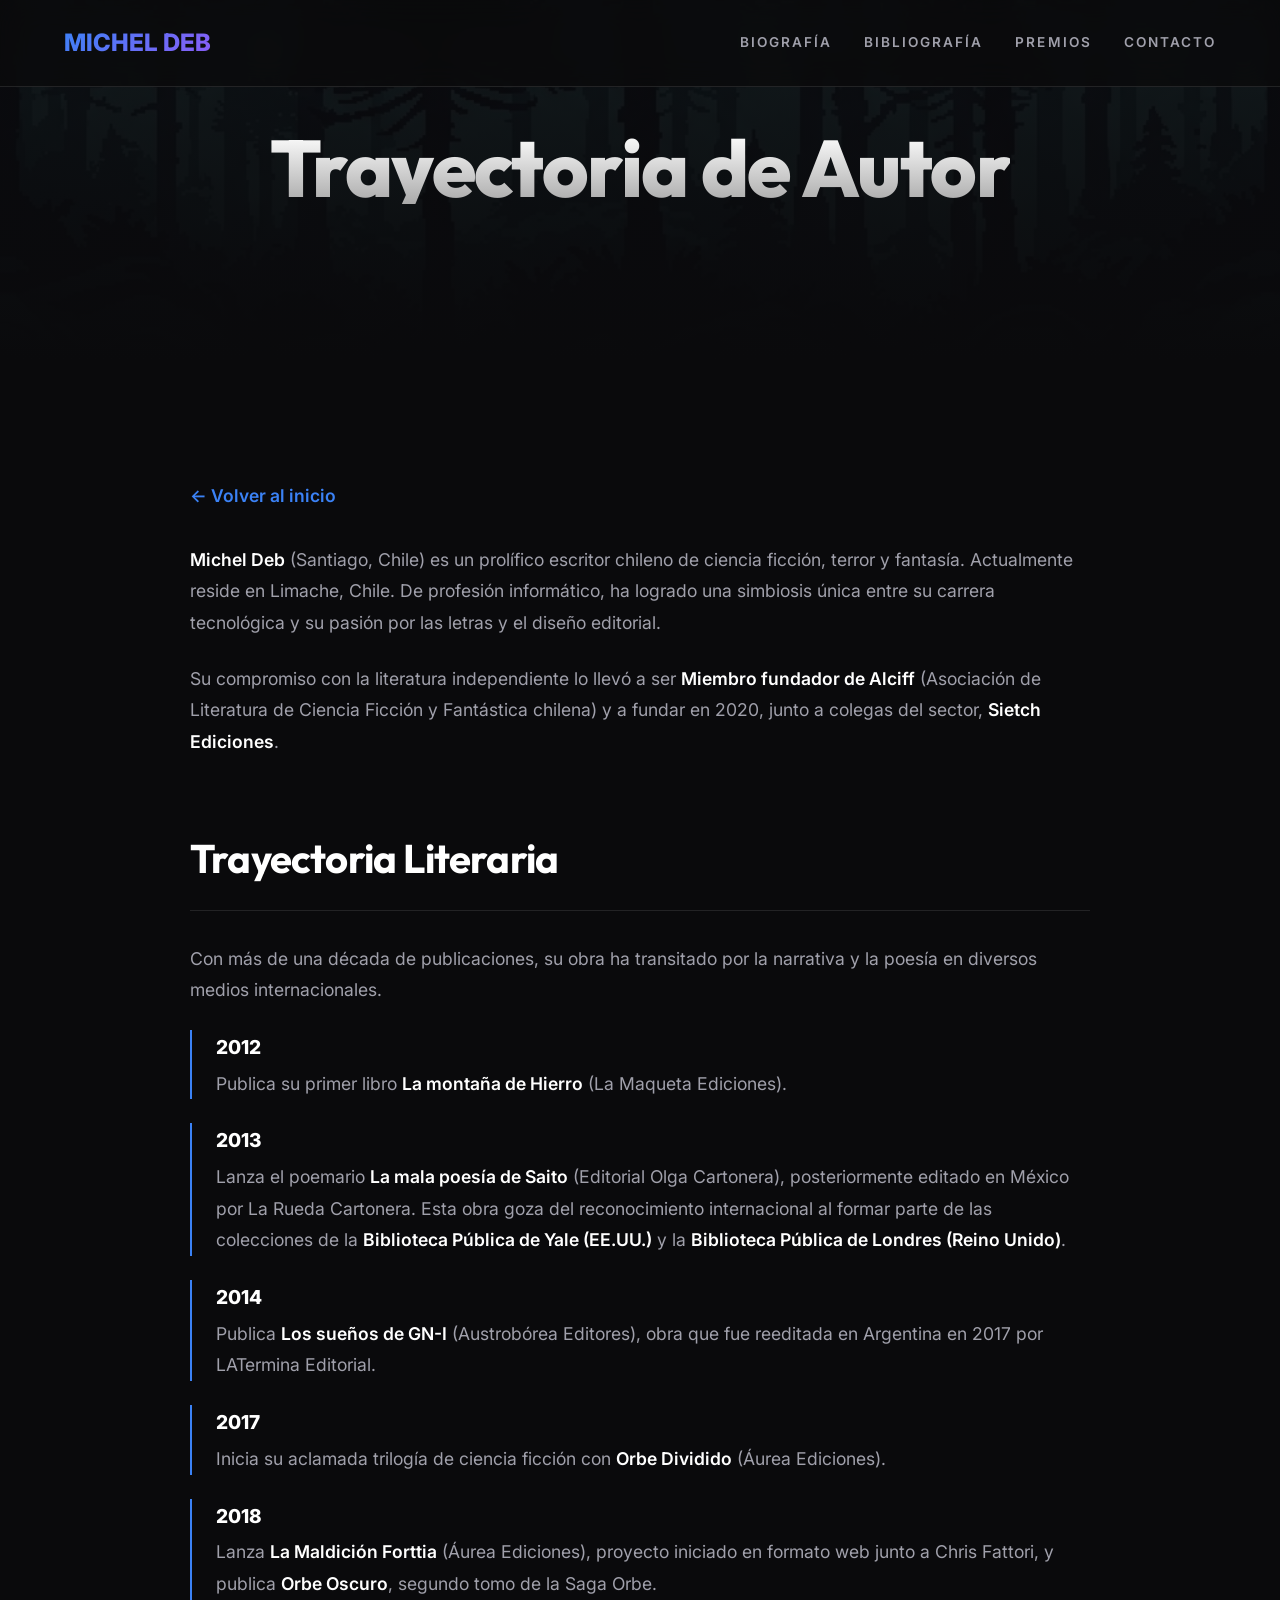
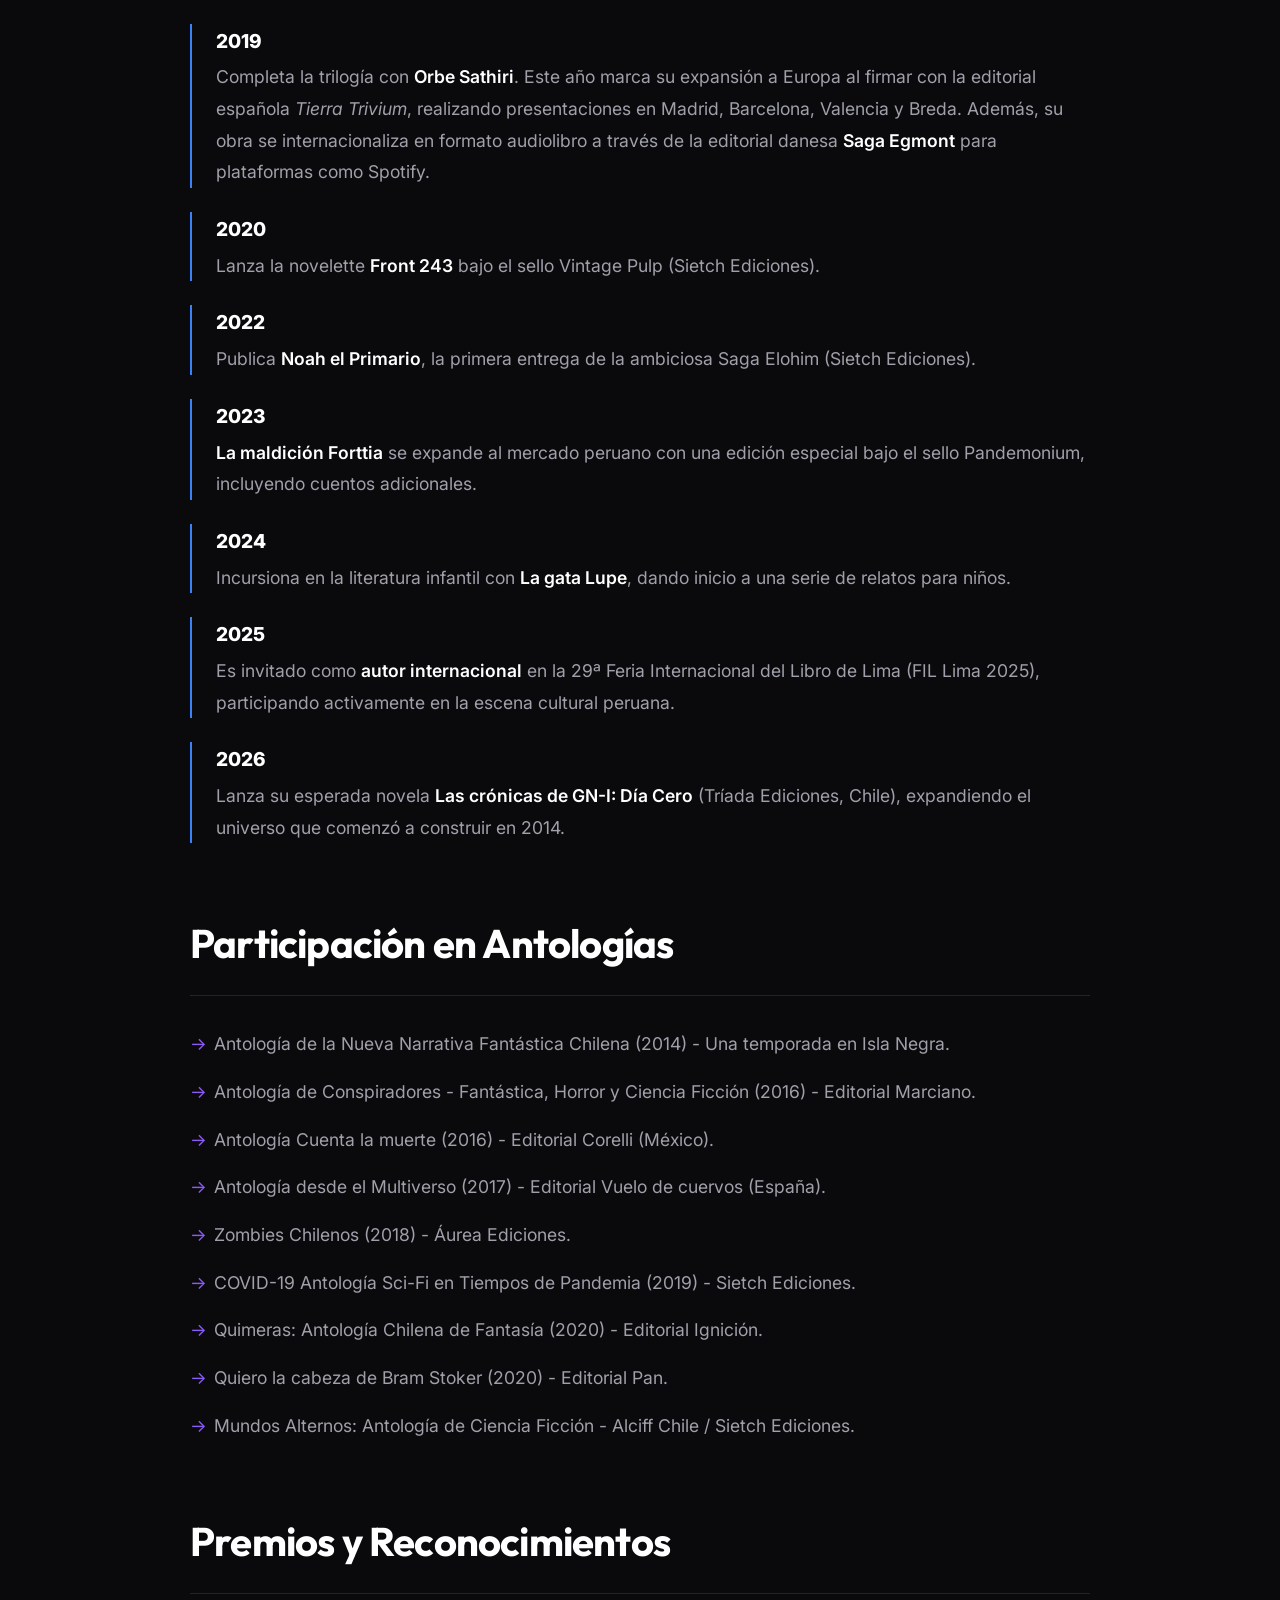
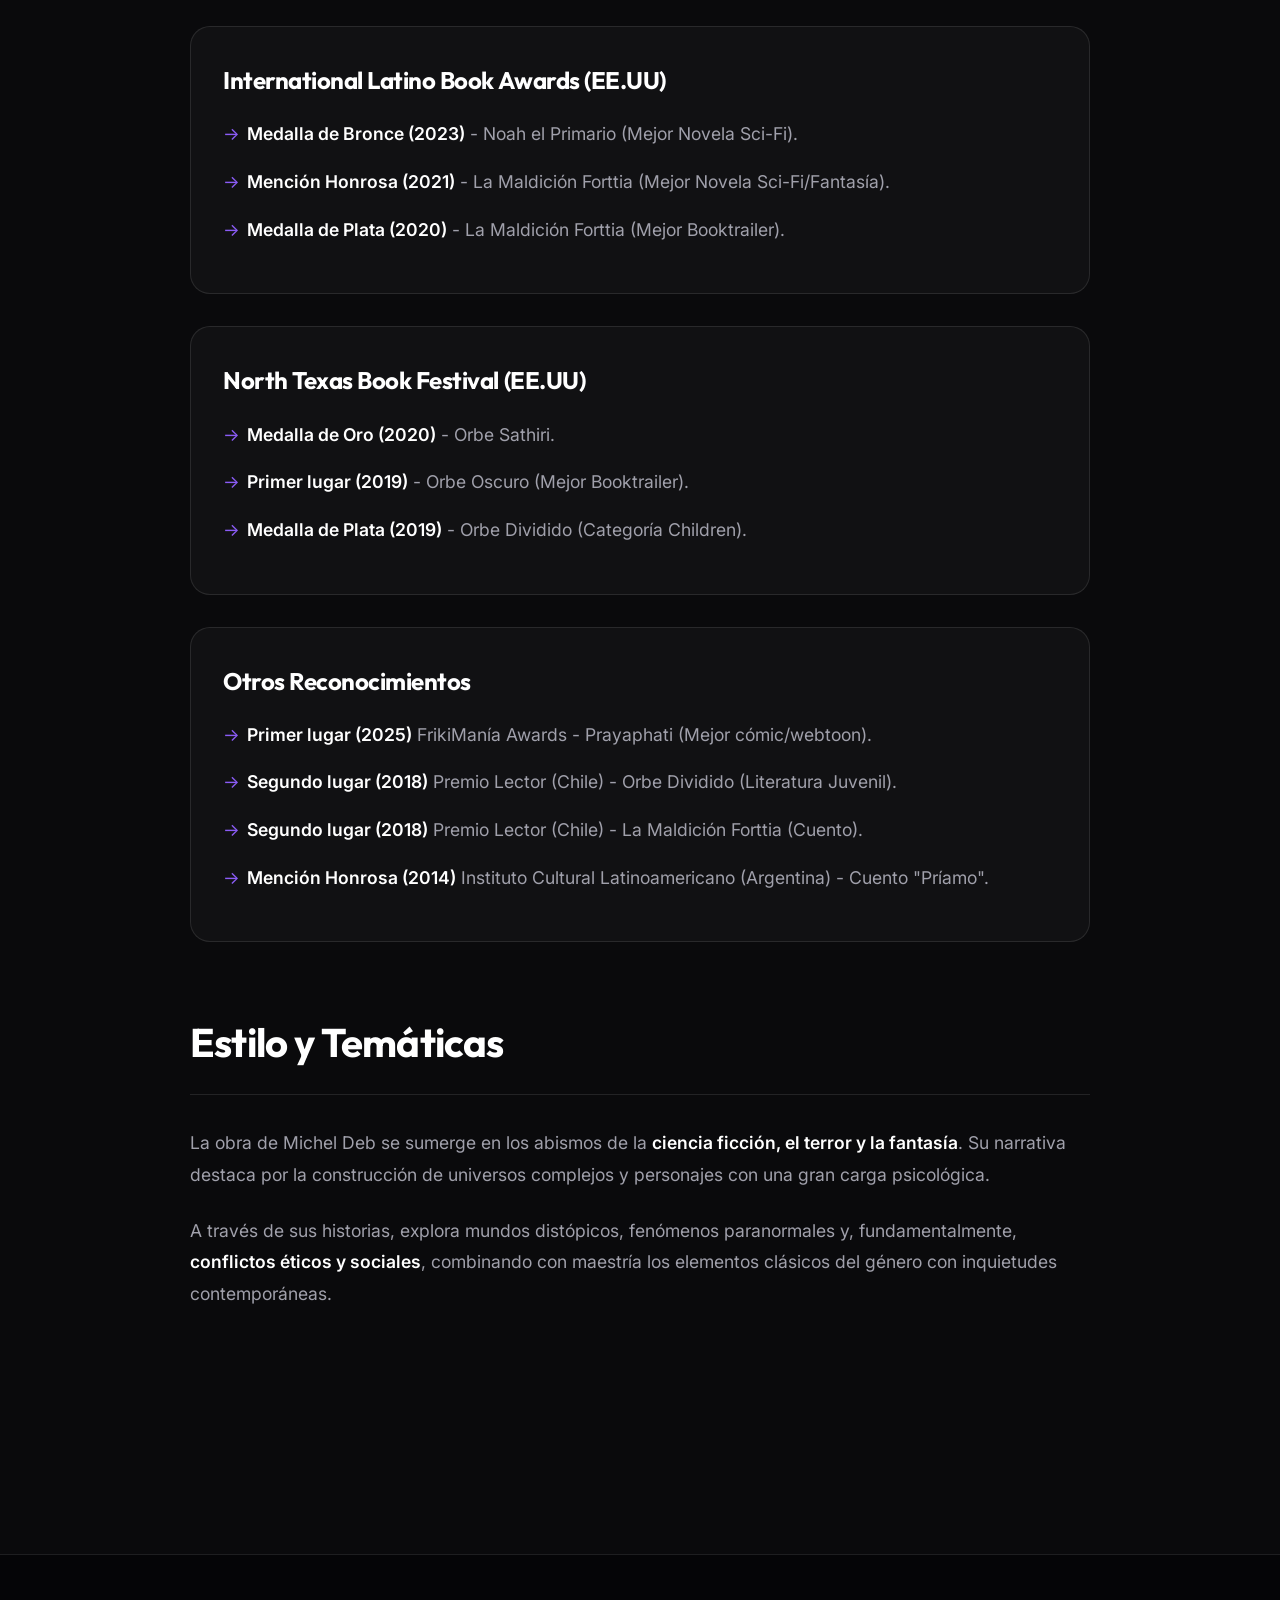
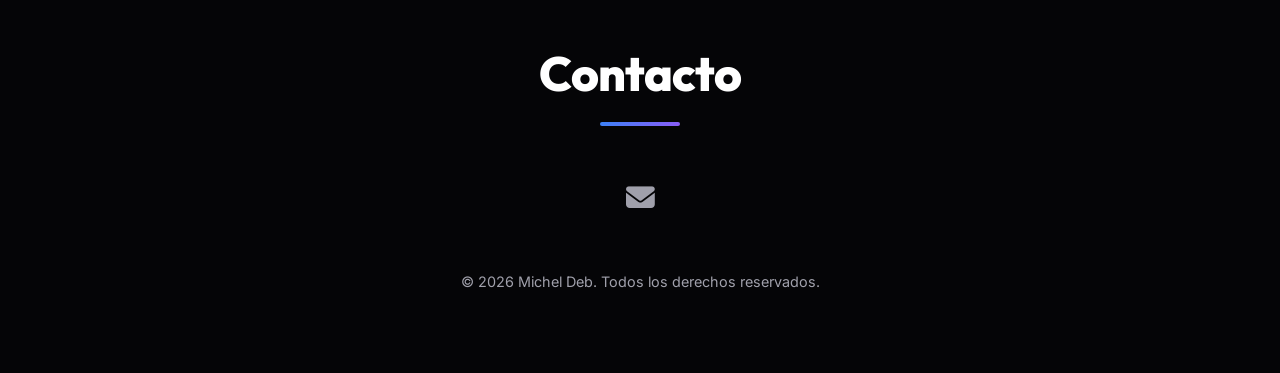
<file: biografia.html>
<!DOCTYPE html>
<html lang="es">
<head>
    <meta charset="UTF-8">
    <meta name="viewport" content="width=device-width, initial-scale=1.0">
    <title>Biografía Completa - Michel Deb</title>
    <meta name="description" content="Conoce la trayectoria literaria de Michel Deb, autor de la Saga Orbe, Noah el Primario y más. Premios internacionales y biografía detallada.">
    <link href="https://fonts.googleapis.com/css2?family=Inter:wght@400;600&family=Outfit:wght@700;800&display=swap" rel="stylesheet">
    <link rel="stylesheet" href="style.css">
    <style>
        .bio-page-hero {
            height: 40vh;
            display: flex;
            align-items: center;
            justify-content: center;
            text-align: center;
            background: linear-gradient(rgba(10, 10, 12, 0.8), rgba(10, 10, 12, 1)), url('img/hero-bg.jpg');
            background-size: cover;
            background-position: center;
            padding: 0 5%;
        }
        
        .full-bio-content {
            max-width: 900px;
            margin: 0 auto;
            font-size: 1.1rem;
            color: var(--text-muted);
            line-height: 1.8;
            padding-bottom: 100px;
        }

        .full-bio-content h2 {
            color: var(--text-light);
            font-size: 2.5rem;
            margin: 4rem 0 2rem;
            font-family: 'Outfit', sans-serif;
            border-bottom: 1px solid var(--card-border);
            padding-bottom: 1rem;
        }

        .full-bio-content h3 {
            color: var(--accent-primary);
            font-size: 1.5rem;
            margin: 2.5rem 0 1rem;
            font-family: 'Outfit', sans-serif;
        }

        .full-bio-content p {
            margin-bottom: 1.5rem;
        }

        .full-bio-content strong {
            color: var(--text-light);
            font-weight: 600;
        }

        .timeline-item {
            margin-bottom: 1.5rem;
            padding-left: 1.5rem;
            border-left: 2px solid var(--accent-primary);
            position: relative;
        }

        .timeline-year {
            font-weight: 800;
            color: var(--text-light);
            display: block;
            font-size: 1.2rem;
            margin-bottom: 0.2rem;
        }

        .list-unstyled {
            list-style: none;
            padding: 0;
        }

        .list-unstyled li {
            margin-bottom: 1rem;
            padding-left: 1.5rem;
            position: relative;
        }

        .list-unstyled li::before {
            content: '→';
            position: absolute;
            left: 0;
            color: var(--accent-secondary);
        }

        .back-link {
            display: inline-block;
            margin-bottom: 2rem;
            color: var(--accent-primary);
            text-decoration: none;
            font-weight: 600;
            transition: all 0.3s ease;
        }

        .back-link:hover {
            color: var(--text-light);
            transform: translateX(-5px);
        }

        .award-category {
            background: var(--card-bg);
            padding: 2rem;
            border-radius: 20px;
            margin-bottom: 2rem;
            border: 1px solid var(--card-border);
        }

        .award-category h3 {
            margin-top: 0;
            color: var(--text-light);
        }
    </style>
</head>
<body>
    <nav>
        <a href="index.html" class="logo">MICHEL DEB</a>
        <div class="nav-links">
            <a href="index.html#bio">Biografía</a>
            <a href="index.html#bibliografia">Bibliografía</a>
            <a href="index.html#premios">Premios</a>
            <a href="#contacto">Contacto</a>
        </div>
    </nav>

    <header class="bio-page-hero">
        <div class="hero-content">
            <h1 style="font-size: clamp(3rem, 8vw, 5rem);">Trayectoria de Autor</h1>
        </div>
    </header>

    <section>
        <div class="full-bio-content">
            <a href="index.html" class="back-link">← Volver al inicio</a>
            
            <p><strong>Michel Deb</strong> (Santiago, Chile) es un prolífico escritor chileno de ciencia ficción, terror y fantasía. Actualmente reside en Limache, Chile. De profesión informático, ha logrado una simbiosis única entre su carrera tecnológica y su pasión por las letras y el diseño editorial.</p>
            
            <p>Su compromiso con la literatura independiente lo llevó a ser <strong>Miembro fundador de Alciff</strong> (Asociación de Literatura de Ciencia Ficción y Fantástica chilena) y a fundar en 2020, junto a colegas del sector, <strong>Sietch Ediciones</strong>.</p>

            <h2>Trayectoria Literaria</h2>
            <p>Con más de una década de publicaciones, su obra ha transitado por la narrativa y la poesía en diversos medios internacionales.</p>

            <div class="timeline-item">
                <span class="timeline-year">2012</span>
                Publica su primer libro <strong>La montaña de Hierro</strong> (La Maqueta Ediciones).
            </div>

            <div class="timeline-item">
                <span class="timeline-year">2013</span>
                Lanza el poemario <strong>La mala poesía de Saito</strong> (Editorial Olga Cartonera), posteriormente editado en México por La Rueda Cartonera. Esta obra goza del reconocimiento internacional al formar parte de las colecciones de la <strong>Biblioteca Pública de Yale (EE.UU.)</strong> y la <strong>Biblioteca Pública de Londres (Reino Unido)</strong>.
            </div>

            <div class="timeline-item">
                <span class="timeline-year">2014</span>
                Publica <strong>Los sueños de GN-I</strong> (Austrobórea Editores), obra que fue reeditada en Argentina en 2017 por LATermina Editorial.
            </div>

            <div class="timeline-item">
                <span class="timeline-year">2017</span>
                Inicia su aclamada trilogía de ciencia ficción con <strong>Orbe Dividido</strong> (Áurea Ediciones).
            </div>

            <div class="timeline-item">
                <span class="timeline-year">2018</span>
                Lanza <strong>La Maldición Forttia</strong> (Áurea Ediciones), proyecto iniciado en formato web junto a Chris Fattori, y publica <strong>Orbe Oscuro</strong>, segundo tomo de la Saga Orbe.
            </div>

            <div class="timeline-item">
                <span class="timeline-year">2019</span>
                Completa la trilogía con <strong>Orbe Sathiri</strong>. Este año marca su expansión a Europa al firmar con la editorial española <em>Tierra Trivium</em>, realizando presentaciones en Madrid, Barcelona, Valencia y Breda. Además, su obra se internacionaliza en formato audiolibro a través de la editorial danesa <strong>Saga Egmont</strong> para plataformas como Spotify.
            </div>

            <div class="timeline-item">
                <span class="timeline-year">2020</span>
                Lanza la novelette <strong>Front 243</strong> bajo el sello Vintage Pulp (Sietch Ediciones).
            </div>

            <div class="timeline-item">
                <span class="timeline-year">2022</span>
                Publica <strong>Noah el Primario</strong>, la primera entrega de la ambiciosa Saga Elohim (Sietch Ediciones).
            </div>

            <div class="timeline-item">
                <span class="timeline-year">2023</span>
                <strong>La maldición Forttia</strong> se expande al mercado peruano con una edición especial bajo el sello Pandemonium, incluyendo cuentos adicionales.
            </div>

            <div class="timeline-item">
                <span class="timeline-year">2024</span>
                Incursiona en la literatura infantil con <strong>La gata Lupe</strong>, dando inicio a una serie de relatos para niños.
            </div>

            <div class="timeline-item">
                <span class="timeline-year">2025</span>
                Es invitado como <strong>autor internacional</strong> en la 29ª Feria Internacional del Libro de Lima (FIL Lima 2025), participando activamente en la escena cultural peruana.
            </div>

            <div class="timeline-item">
                <span class="timeline-year">2026</span>
                Lanza su esperada novela <strong>Las crónicas de GN-I: Día Cero</strong> (Tríada Ediciones, Chile), expandiendo el universo que comenzó a construir en 2014.
            </div>

            <h2>Participación en Antologías</h2>
            <ul class="list-unstyled">
                <li>Antología de la Nueva Narrativa Fantástica Chilena (2014) - Una temporada en Isla Negra.</li>
                <li>Antología de Conspiradores - Fantástica, Horror y Ciencia Ficción (2016) - Editorial Marciano.</li>
                <li>Antología Cuenta la muerte (2016) - Editorial Corelli (México).</li>
                <li>Antología desde el Multiverso (2017) - Editorial Vuelo de cuervos (España).</li>
                <li>Zombies Chilenos (2018) - Áurea Ediciones.</li>
                <li>COVID-19 Antología Sci-Fi en Tiempos de Pandemia (2019) - Sietch Ediciones.</li>
                <li>Quimeras: Antología Chilena de Fantasía (2020) - Editorial Ignición.</li>
                <li>Quiero la cabeza de Bram Stoker (2020) - Editorial Pan.</li>
                <li>Mundos Alternos: Antología de Ciencia Ficción - Alciff Chile / Sietch Ediciones.</li>
            </ul>

            <h2>Premios y Reconocimientos</h2>
            
            <div class="award-category">
                <h3>International Latino Book Awards (EE.UU)</h3>
                <ul class="list-unstyled">
                    <li><strong>Medalla de Bronce (2023)</strong> - Noah el Primario (Mejor Novela Sci-Fi).</li>
                    <li><strong>Mención Honrosa (2021)</strong> - La Maldición Forttia (Mejor Novela Sci-Fi/Fantasía).</li>
                    <li><strong>Medalla de Plata (2020)</strong> - La Maldición Forttia (Mejor Booktrailer).</li>
                </ul>
            </div>

            <div class="award-category">
                <h3>North Texas Book Festival (EE.UU)</h3>
                <ul class="list-unstyled">
                    <li><strong>Medalla de Oro (2020)</strong> - Orbe Sathiri.</li>
                    <li><strong>Primer lugar (2019)</strong> - Orbe Oscuro (Mejor Booktrailer).</li>
                    <li><strong>Medalla de Plata (2019)</strong> - Orbe Dividido (Categoría Children).</li>
                </ul>
            </div>

            <div class="award-category">
                <h3>Otros Reconocimientos</h3>
                <ul class="list-unstyled">
                    <li><strong>Primer lugar (2025)</strong> FrikiManía Awards - Prayaphati (Mejor cómic/webtoon).</li>
                    <li><strong>Segundo lugar (2018)</strong> Premio Lector (Chile) - Orbe Dividido (Literatura Juvenil).</li>
                    <li><strong>Segundo lugar (2018)</strong> Premio Lector (Chile) - La Maldición Forttia (Cuento).</li>
                    <li><strong>Mención Honrosa (2014)</strong> Instituto Cultural Latinoamericano (Argentina) - Cuento "Príamo".</li>
                </ul>
            </div>

            <h2>Estilo y Temáticas</h2>
            <p>La obra de Michel Deb se sumerge en los abismos de la <strong>ciencia ficción, el terror y la fantasía</strong>. Su narrativa destaca por la construcción de universos complejos y personajes con una gran carga psicológica.</p>
            <p>A través de sus historias, explora mundos distópicos, fenómenos paranormales y, fundamentalmente, <strong>conflictos éticos y sociales</strong>, combinando con maestría los elementos clásicos del género con inquietudes contemporáneas.</p>
        </div>
    </section>

    <footer id="contacto">
        <h2 class="section-title">Contacto</h2>
        <div class="social-links">
            <a href="mailto:micheldeb@gmail.com" title="Email"><i class="fa-solid fa-envelope"></i></a>
        </div>
        <p style="color: var(--text-muted); font-size: 0.9rem;">&copy; 2026 Michel Deb. Todos los derechos reservados.</p>
    </footer>

    <link rel="stylesheet" href="https://cdnjs.cloudflare.com/ajax/libs/font-awesome/6.4.0/css/all.min.css">
</body>
</html>
</file>
<file: style.css>
:root {
    --bg-dark: #0a0a0c;
    --text-light: #ffffff;
    --text-muted: #a0a0ab;
    --accent-primary: #3b82f6;
    --accent-secondary: #8b5cf6;
    --accent-gradient: linear-gradient(135deg, #3b82f6 0%, #8b5cf6 100%);
    --card-bg: rgba(255, 255, 255, 0.03);
    --card-border: rgba(255, 255, 255, 0.1);
    --gold: #ffd700;
    --silver: #c0c0c0;
    --bronze: #cd7f32;
}

/* Base Styles */
* {
    margin: 0;
    padding: 0;
    box-sizing: border-box;
}

html {
    scroll-behavior: smooth;
}

body {
    background-color: var(--bg-dark);
    color: var(--text-light);
    font-family: 'Inter', system-ui, -apple-system, sans-serif;
    line-height: 1.6;
    overflow-x: hidden;
}

/* Typography */
h1, h2, h3 {
    font-family: 'Outfit', sans-serif;
    letter-spacing: -0.02em;
}

/* Navigation */
nav {
    position: fixed;
    top: 0;
    width: 100%;
    padding: 1.5rem 5%;
    display: flex;
    justify-content: space-between;
    align-items: center;
    background: rgba(10, 10, 12, 0.8);
    backdrop-filter: blur(15px);
    z-index: 1000;
    border-bottom: 1px solid var(--card-border);
}

.logo {
    font-size: 1.5rem;
    font-weight: 800;
    background: var(--accent-gradient);
    -webkit-background-clip: text;
    -webkit-text-fill-color: transparent;
    text-decoration: none;
}

.nav-links {
    display: flex;
    gap: 2rem;
}

.nav-links a {
    color: var(--text-muted);
    text-decoration: none;
    font-size: 0.85rem;
    font-weight: 600;
    transition: all 0.3s ease;
    text-transform: uppercase;
    letter-spacing: 0.15em;
}

.nav-links a:hover {
    color: var(--text-light);
    text-shadow: 0 0 10px rgba(255,255,255,0.3);
}

/* Buttons */
.btn-primary {
    padding: 1rem 2.5rem;
    background: var(--accent-gradient);
    color: white;
    text-decoration: none;
    border-radius: 50px;
    font-weight: 700;
    transition: all 0.3s ease;
    display: inline-block;
    box-shadow: 0 10px 20px rgba(59, 130, 246, 0.3);
}

.btn-primary:hover {
    transform: translateY(-3px);
    box-shadow: 0 15px 30px rgba(59, 130, 246, 0.5);
}

.btn-secondary {
    padding: 1rem 2.5rem;
    border: 2px solid rgba(255,255,255,0.2);
    color: white;
    text-decoration: none;
    border-radius: 50px;
    font-weight: 700;
    transition: all 0.3s ease;
    display: inline-block;
}

.btn-secondary:hover {
    border-color: white;
    background: rgba(255,255,255,0.1);
    transform: translateY(-3px);
}

/* Hero Section */
.hero {
    height: 100vh;
    display: flex;
    align-items: center;
    justify-content: center;
    text-align: center;
    background: linear-gradient(rgba(10, 10, 12, 0.6), rgba(10, 10, 12, 0.9)), url('img/hero-bg.jpg');
    background-size: cover;
    background-position: center;
    padding: 0 5%;
    position: relative;
}

.hero-content h1 {
    font-size: clamp(3.5rem, 12vw, 7rem);
    line-height: 0.9;
    margin-bottom: 1.5rem;
    font-weight: 800;
    background: linear-gradient(to bottom, #fff 0%, #aaa 100%);
    -webkit-background-clip: text;
    -webkit-text-fill-color: transparent;
}

.hero-content p {
    font-size: 1.25rem;
    color: var(--text-muted);
    max-width: 700px;
    margin: 0 auto 3rem;
}

/* Section Common */
section {
    padding: 120px 10%;
}

.section-title {
    font-size: clamp(2rem, 5vw, 3rem);
    margin-bottom: 4rem;
    text-align: center;
    font-weight: 800;
    position: relative;
}

.section-title::after {
    content: '';
    position: absolute;
    bottom: -15px;
    left: 50%;
    transform: translateX(-50%);
    width: 80px;
    height: 4px;
    background: var(--accent-gradient);
    border-radius: 2px;
}

/* Bio Section */
.bio-grid {
    display: grid;
    grid-template-columns: 1fr 1.2fr;
    gap: 5rem;
    align-items: center;
}

.bio-image {
    position: relative;
    border-radius: 30px;
    overflow: hidden;
    box-shadow: 0 30px 60px rgba(0,0,0,0.8);
    border: 1px solid var(--card-border);
    transition: all 0.5s ease;
}

.bio-image::before {
    content: '';
    position: absolute;
    inset: 0;
    background: linear-gradient(to top, rgba(10, 10, 12, 0.4), transparent);
    z-index: 2;
    pointer-events: none;
}

.bio-image img {
    width: 100%;
    display: block;
    filter: contrast(1.1) brightness(1.1);
    transition: transform 0.8s cubic-bezier(0.4, 0, 0.2, 1), filter 0.5s ease;
}

.bio-image:hover {
    box-shadow: 0 0 40px rgba(59, 130, 246, 0.2);
    border-color: rgba(59, 130, 246, 0.4);
}

.bio-image:hover img {
    transform: scale(1.08);
    filter: contrast(1.2) brightness(1.15);
}

.bio-text p {
    margin-bottom: 2rem;
    font-size: 1.15rem;
    color: var(--text-muted);
    font-weight: 400;
}

.bio-text strong {
    color: var(--text-light);
    font-weight: 600;
}

/* Bibliography Grid */
.biblio-grid {
    display: grid;
    grid-template-columns: repeat(auto-fill, minmax(280px, 1fr));
    gap: 3rem;
}

.book-card {
    background: var(--card-bg);
    border: 1px solid var(--card-border);
    border-radius: 24px;
    padding: 1.5rem;
    transition: all 0.4s cubic-bezier(0.4, 0, 0.2, 1);
    display: flex;
    flex-direction: column;
    gap: 1.2rem;
    position: relative;
}

.book-card:hover {
    transform: translateY(-15px);
    background: rgba(255, 255, 255, 0.07);
    border-color: rgba(255, 255, 255, 0.2);
    box-shadow: 0 30px 60px rgba(0,0,0,0.6);
}

.book-cover {
    width: 100%;
    aspect-ratio: 2/3;
    background: #1a1a1e;
    border-radius: 12px;
    overflow: hidden;
    position: relative;
    box-shadow: 0 10px 20px rgba(0,0,0,0.3);
}

.book-cover img {
    width: 100%;
    height: 100%;
    object-fit: cover;
    transition: transform 0.5s ease;
}

.book-card:hover .book-cover img {
    transform: scale(1.05);
}

.book-info h3 {
    font-size: 1.3rem;
    margin-bottom: 0.5rem;
    font-weight: 700;
}

.book-year {
    font-size: 0.85rem;
    color: var(--accent-primary);
    font-weight: 700;
    text-transform: uppercase;
    letter-spacing: 0.1em;
}

.book-desc {
    font-size: 0.95rem;
    color: var(--text-muted);
    display: -webkit-box;
    -webkit-line-clamp: 3;
    -webkit-box-orient: vertical;
    overflow: hidden;
}

/* Entrevistas Grid */
.entrevistas-grid {
    display: grid;
    grid-template-columns: repeat(auto-fill, minmax(320px, 1fr));
    gap: 2rem;
}

.entrevista-card {
    background: var(--card-bg);
    border: 1px solid var(--card-border);
    border-radius: 20px;
    padding: 1rem;
    transition: all 0.3s ease;
}

.entrevista-card:hover {
    transform: translateY(-5px);
    box-shadow: 0 10px 30px rgba(0,0,0,0.5);
    border-color: rgba(255, 255, 255, 0.15);
}

.entrevista-video {
    position: relative;
    width: 100%;
    padding-bottom: 56.25%; /* 16:9 Aspect Ratio */
    border-radius: 12px;
    overflow: hidden;
}

.entrevista-video iframe {
    position: absolute;
    top: 0;
    left: 0;
    width: 100%;
    height: 100%;
    border: none;
}

/* Awards Section */
.awards-list {
    max-width: 900px;
    margin: 0 auto;
    display: flex;
    flex-direction: column;
    gap: 2rem;
}

.award-item {
    display: flex;
    align-items: center;
    gap: 2.5rem;
    padding: 2rem;
    background: var(--card-bg);
    border-radius: 20px;
    border: 1px solid var(--card-border);
    transition: all 0.3s ease;
}

.award-item:hover {
    background: rgba(255, 255, 255, 0.05);
    border-color: rgba(255, 255, 255, 0.2);
    transform: scale(1.02);
}

.award-medal {
    font-size: 3rem;
    min-width: 70px;
    text-align: center;
    filter: drop-shadow(0 0 10px rgba(255,255,255,0.2));
}

.award-info h4 {
    font-size: 1.25rem;
    margin-bottom: 0.5rem;
    color: var(--text-light);
}

.award-details {
    font-size: 1rem;
    color: var(--text-muted);
}

/* Footer */
footer {
    padding: 80px 10%;
    background: #050507;
    text-align: center;
    border-top: 1px solid var(--card-border);
}

.social-links {
    display: flex;
    justify-content: center;
    gap: 3rem;
    margin-bottom: 3rem;
}

.social-links a {
    color: var(--text-muted);
    font-size: 1.8rem;
    transition: all 0.3s ease;
    text-decoration: none;
}

.social-links a:hover {
    color: var(--text-light);
    transform: translateY(-5px);
    text-shadow: 0 0 20px var(--accent-primary);
}

/* Responsive */
@media (max-width: 992px) {
    .bio-grid {
        grid-template-columns: 1fr;
        gap: 3rem;
        text-align: center;
    }
    
    .bio-image {
        max-width: 400px;
        margin: 0 auto;
    }
}

@media (max-width: 768px) {
    section {
        padding: 80px 5%;
    }
    
    .nav-links {
        display: none;
    }
    
    .hero-content h1 {
        font-size: 4rem;
    }
    
    .award-item {
        flex-direction: column;
        text-align: center;
        gap: 1.5rem;
    }
}
</file>
